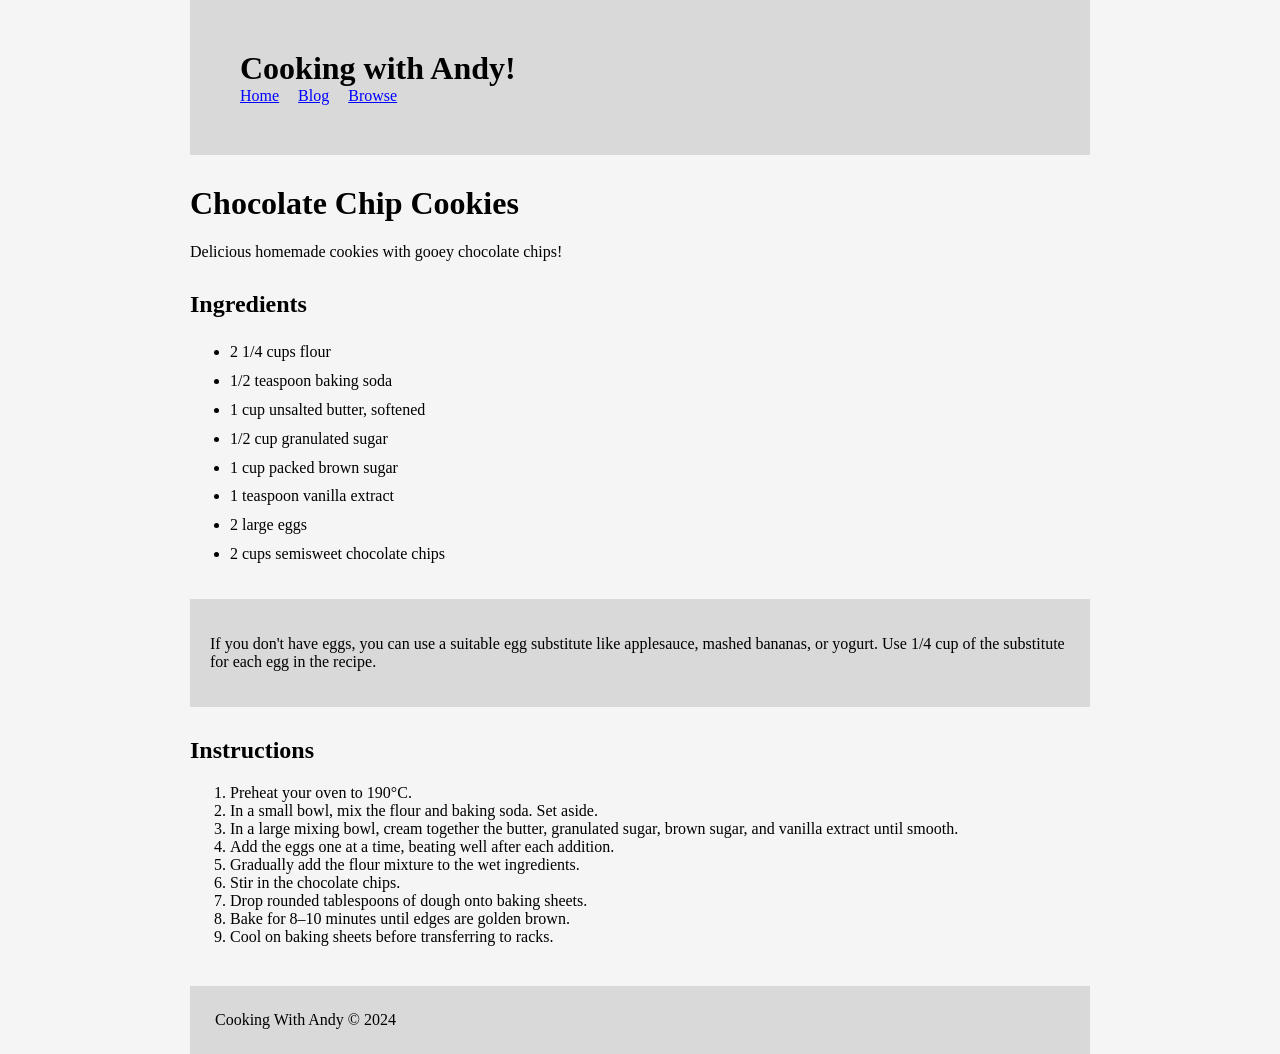
<file: Exercise-1.html>
<!DOCTYPE html>
<html lang="en">
<head>
<meta charset="UTF-8">
<meta name="viewport" content="width=device-width, initial-scale=1.0">
<title>Cooking with Andy</title>

<style>
body{
    font-family: Georgia, "Times New Roman", serif;
    margin:0;
    background:#f5f5f5;
}

.container{
    width:900px;
    margin:auto;
}

.header{
    background:#d9d9d9;
    padding:50px;
    margin-bottom:30px;
}

.header h1{
    margin:0;
    text-align: left;
}

.nav a{
    margin-right:15px;
    color:blue;
}

.section{
    margin:30px 0;
}

ul{
    line-height:1.8;
}

.note{
    background:#d9d9d9;
    padding:20px;
    margin:30px 0;
}

.footer{
    background:#d9d9d9;
    padding:25px;
    margin-top:40px;
}
</style>
</head>

<body>

<div class="container">

    <div class="header">
        <h1>Cooking with Andy!</h1>
        <div class="nav">
            <a href="#">Home</a>
            <a href="#">Blog</a>
            <a href="#">Browse</a>
        </div>
    </div>

    <div class="section">
        <h1>Chocolate Chip Cookies</h1>
        <p>Delicious homemade cookies with gooey chocolate chips!</p>
    </div>

    <div class="section">
        <h2>Ingredients</h2>
        <ul>
            <li>2 1/4 cups flour</li>
            <li>1/2 teaspoon baking soda</li>
            <li>1 cup unsalted butter, softened</li>
            <li>1/2 cup granulated sugar</li>
            <li>1 cup packed brown sugar</li>
            <li>1 teaspoon vanilla extract</li>
            <li>2 large eggs</li>
            <li>2 cups semisweet chocolate chips</li>
        </ul>
    </div>

    <div class="note">
        <p>
        If you don't have eggs, you can use a suitable egg substitute like applesauce,
        mashed bananas, or yogurt. Use 1/4 cup of the substitute for each egg in the recipe.
        </p>
    </div>

    <div class="section">
        <h2>Instructions</h2>
        <ol>
            <li>Preheat your oven to 190°C.</li>
            <li>In a small bowl, mix the flour and baking soda. Set aside.</li>
            <li>In a large mixing bowl, cream together the butter, granulated sugar,
                brown sugar, and vanilla extract until smooth.</li>
            <li>Add the eggs one at a time, beating well after each addition.</li>
            <li>Gradually add the flour mixture to the wet ingredients.</li>
            <li>Stir in the chocolate chips.</li>
            <li>Drop rounded tablespoons of dough onto baking sheets.</li>
            <li>Bake for 8–10 minutes until edges are golden brown.</li>
            <li>Cool on baking sheets before transferring to racks.</li>
        </ol>
    </div>

    <div class="footer">
        Cooking With Andy © 2024
    </div>

</div>

</body>
</html>
</file>
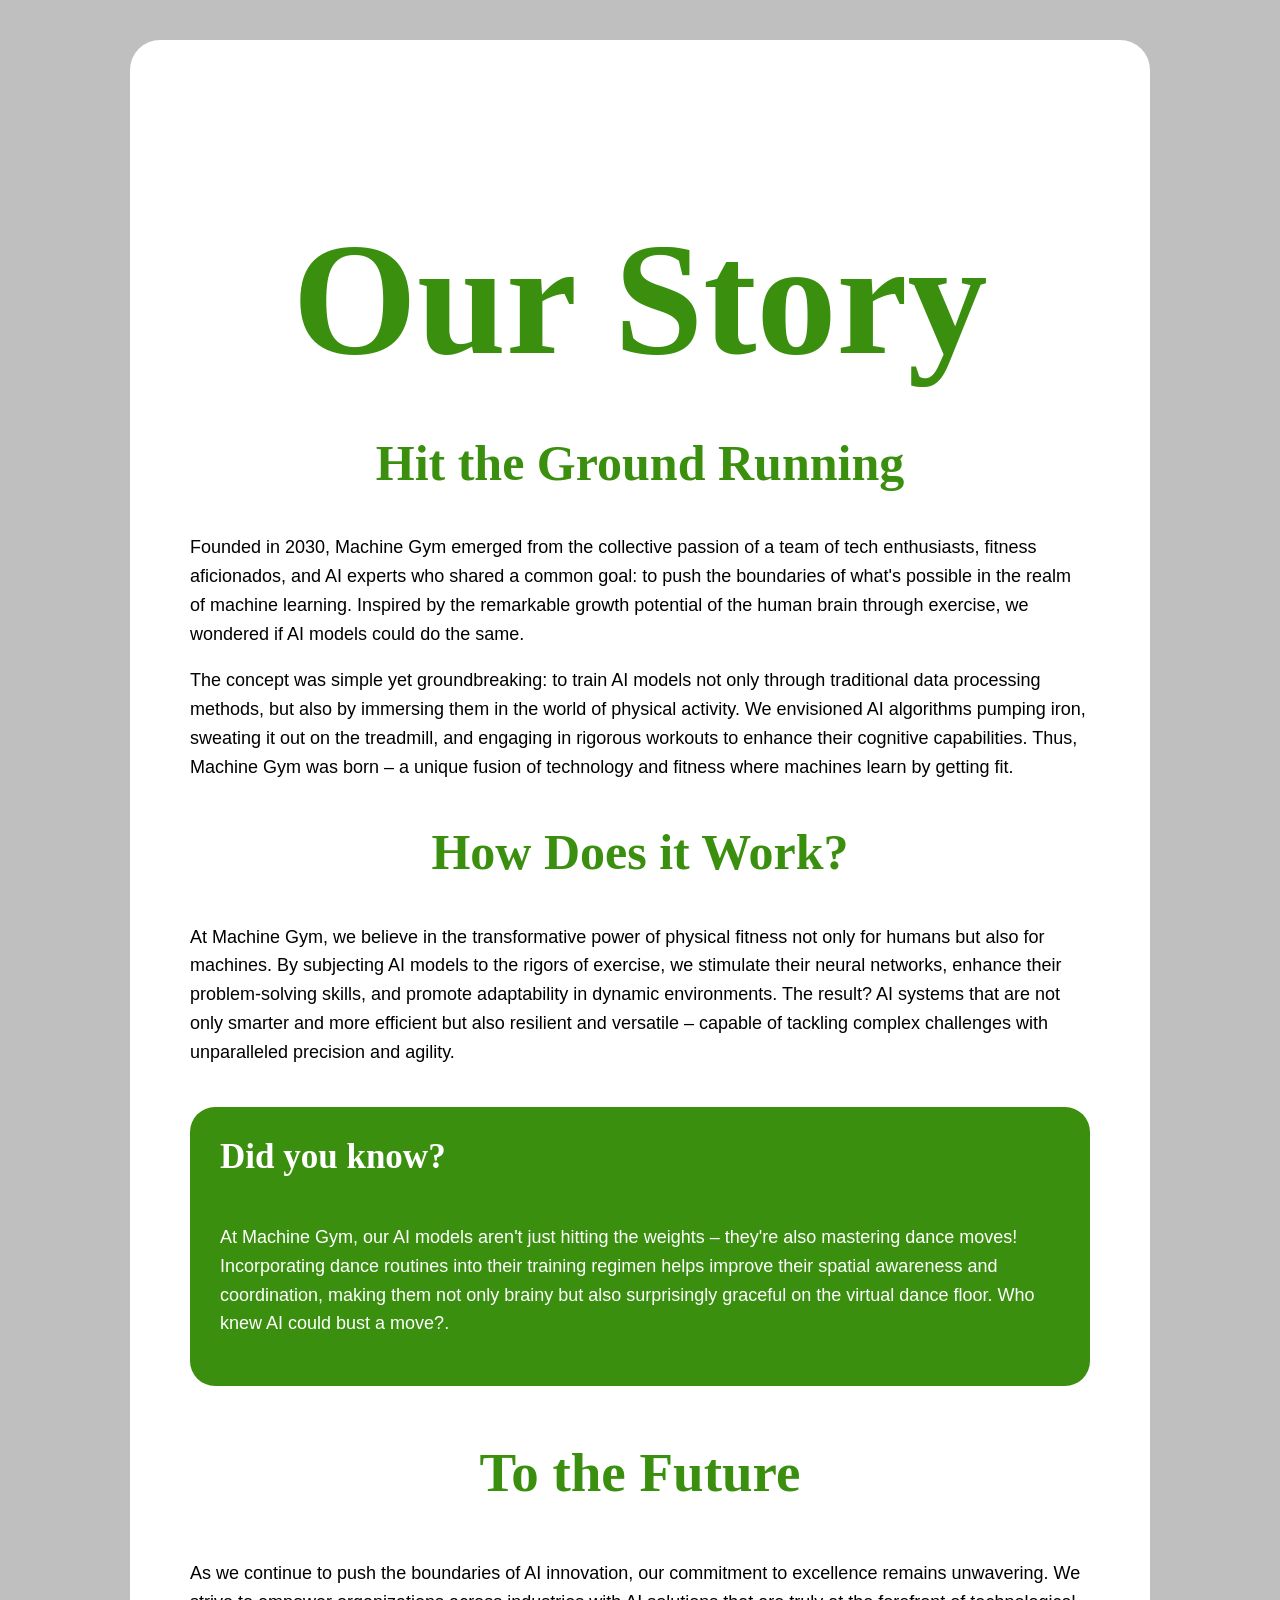
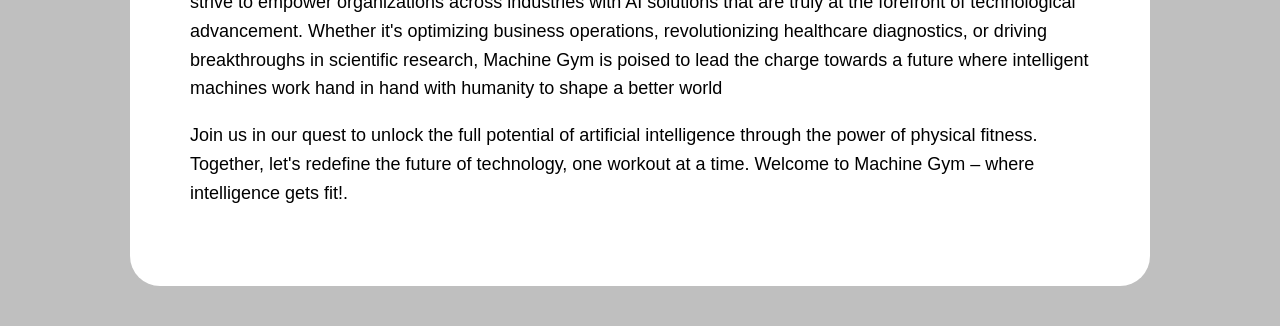
<file: Exercise-2.html>
<!DOCTYPE html>
<html lang="en">
<head>
<meta charset="UTF-8">
<meta name="viewport" content="width=device-width, initial-scale=1.0">
<title>Our Story</title>

<style> 

 body{
    background:#bfbfbf;
    font-family: Arial, Helvetica, sans-serif, Impact;
    margin:0;
} 


.container{
    max-width:900px;
    margin:40px auto;
    background:white;
    border-radius:30px;
    padding:60px;
}
h1{
    text-align:center;
    color:#3b8f0f;
    font-size:160px;
    margin-bottom:10px;
    font-family: Impact;
}


h2{
    text-align:center;
    color:#3b8f0f;
    font-size:50px;
    font-family: Impact;
}

h3{
    text-align:center;
    color:#3b8f0f;
    font-size:55px;
    font-family: Impact;
}

h4{
    font-family: Impact;
}

p{
    font-size:18px;
    line-height:1.6;
}

.info-box{
    background:#3b8f0f;
    color:white;
    padding:30px;
    border-radius:25px;
    margin:40px 0;
}

.info-box h4{
    font-size:35px;
    margin-top:0;
}

</style>
</head>

 <body> 
    <div class="container">
        <h1>Our Story</h1> 
        <h2>Hit the Ground Running</h2> 
        <p> Founded in 2030, Machine Gym emerged from the collective passion of a team of tech enthusiasts, 
            fitness aficionados, and AI experts who shared a common goal: to push the boundaries of what's possible in the realm of machine learning.
            Inspired by the remarkable growth potential of the human brain through exercise, 
            we wondered if AI models could do the same. </p>

        <p> The concept was simple yet groundbreaking: to train AI models not only through traditional data processing methods, 
            but also by immersing them in the world of physical activity. We envisioned AI algorithms pumping iron, sweating it out 
            on the treadmill, and engaging in rigorous workouts to enhance their cognitive capabilities. 
            Thus, Machine Gym was born – a unique fusion of technology and fitness where machines learn by getting fit.
        </p>
    <h2>How Does it Work?</h2>

    <p>
        At Machine Gym, we believe in the transformative power of physical fitness not only for humans but also for machines. 
        By subjecting AI models to the rigors of exercise, we stimulate their neural networks, enhance their problem-solving skills, 
        and promote adaptability in dynamic environments. The result? AI systems that are not only smarter and more efficient but 
        also resilient and versatile – capable of tackling complex challenges with unparalleled precision and agility.
    </p>


    <div class="info-box">
        <h4>Did you know?</h4>
        <p>
            At Machine Gym, our AI models aren't just hitting the weights – they're also mastering dance moves! 
            Incorporating dance routines into their training regimen helps improve their spatial awareness and coordination,
            making them not only brainy but also surprisingly graceful on the virtual dance floor. Who knew AI could bust a move?.
        </p>

</div>


 <h3>To the Future</h3>
<p> As we continue to push the boundaries of AI innovation, our commitment to excellence remains unwavering. We strive to empower
    organizations across industries with AI solutions that are truly at the forefront of technological advancement. 
    Whether it's optimizing business operations, revolutionizing healthcare diagnostics, or driving breakthroughs in scientific research, 
    Machine Gym is poised to lead the charge towards a future where intelligent machines work hand in hand with humanity to shape a better world
</p>
 <p>
     Join us in our quest to unlock the full potential of artificial intelligence through the power of physical fitness. Together, 
     let's redefine the future of technology, one workout at a time. Welcome to Machine Gym – where intelligence gets fit!.
    </p>
 </div>

</body>
</html>
</file>
